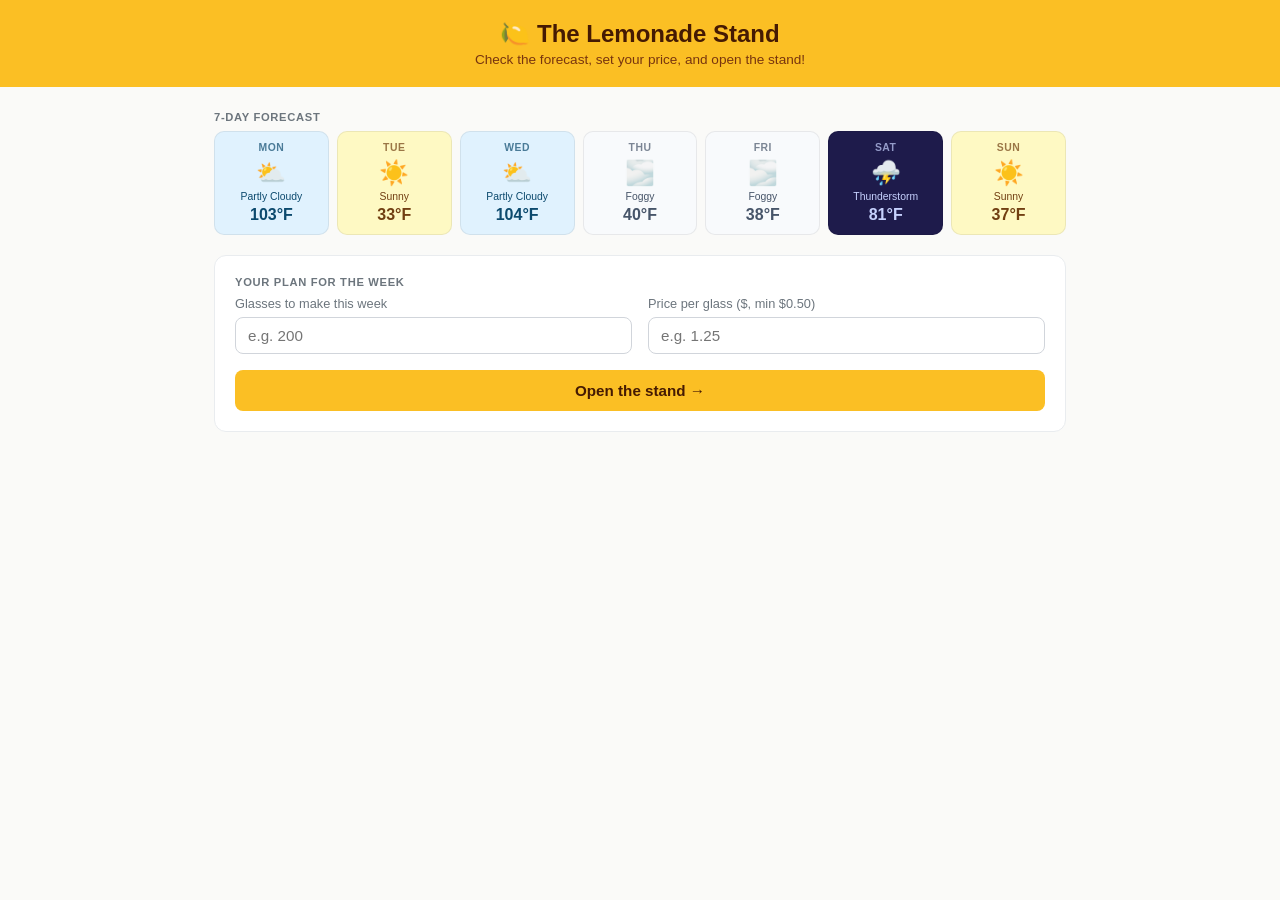
<file: Portfolio_Apps/Kabelo's_Lemonade_Stand/index.html>
<!-- ******************************************** Line 1 - 26 ***************************************** -->

<!-- <!DOCTYPE html>
<html>
 
<head>
    <meta charset='utf-8'>
    <meta http-equiv='X-UA-Compatible' content='IE=edge'>
    <title>Kabelo Xabendlini's Lemonade stand ! Game</title>
    <meta name='viewport' content='width=device-width, initial-scale=1'>
    <link rel='stylesheet' type='text/css' media='screen' href='styles.css'>
 
</head>
 
<body>
    <div id="7DayWeather"></div>
    <br clear="all">
    <div id="orderForm">
        <div id="glasses">
            <label>How many glasses of lemonade do you want to make this week?
                <br />
                <input type="number" id="numGlasses" placeholder="hint: think big!" />
            </label>
        </div>
        <div id="price">
            <label>How much will you charge for a glass of lemonade this week?
                <br />
                <input type="number" id="glassPrice" placeholder="more than .5" />
            </label>
        </div>
        <button type="button" id="OpenTheStand">Open The Stand!</button>
    </div>
    <div id="result"></div>
    <script src='main.js'></script>
</body>
</html> -->

<!-- ******************************************** Line 1 - 26 ***************************************** -->

<!-- ******************************************** Line 40 - 86 **************************************** -->

<!DOCTYPE html>
<html lang="en">
<head>
    <meta charset="UTF-8">
    <meta name="viewport" content="width=device-width, initial-scale=1.0">
    <title>The Lemonade Stand</title>
    <link rel="stylesheet" href="styles.css">
</head>
<body>

    <header>
        <h1>🍋 The Lemonade Stand</h1>
        <p>Check the forecast, set your price, and open the stand!</p>
    </header>

    <main>
        <div class="section-label">7-day forecast</div>
        <section id="7DayWeather" class="weather-grid"></section>

        <div class="card">
            <div class="section-label">Your plan for the week</div>
            <div class="form-row">
                <div class="form-group">
                    <label for="numGlasses">Glasses to make this week</label>
                    <input type="number" id="numGlasses" placeholder="e.g. 200" min="1">
                </div>
                <div class="form-group">
                    <label for="glassPrice">Price per glass ($, min $0.50)</label>
                    <input type="number" id="glassPrice" placeholder="e.g. 1.25" step="0.01" min="0.5">
                </div>
            </div>
            <button id="OpenTheStand">Open the stand →</button>
            <div id="errorMsg" class="error hidden"></div>
        </div>

        <div class="card hidden" id="resultsCard">
            <div class="section-label">Weekly results</div>
            <div class="results-grid">
                <div class="res-stat"><div class="res-label">Glasses sold</div><div class="res-value" id="rSold"></div></div>
                <div class="res-stat"><div class="res-label">Leftover stock</div><div class="res-value" id="rLeft"></div></div>
                <div class="res-stat"><div class="res-label">Revenue</div><div class="res-value" id="rRev"></div></div>
                <div class="res-stat"><div class="res-label">Profit / Loss</div><div class="res-value" id="rProfit"></div></div>
            </div>
            <div id="dayResults" class="day-results"></div>
        </div>
    </main>

    <script src="main.js"></script>
</body>
</html>

<!-- ******************************************** Line 40 - 92 ***************************************** -->
</file>
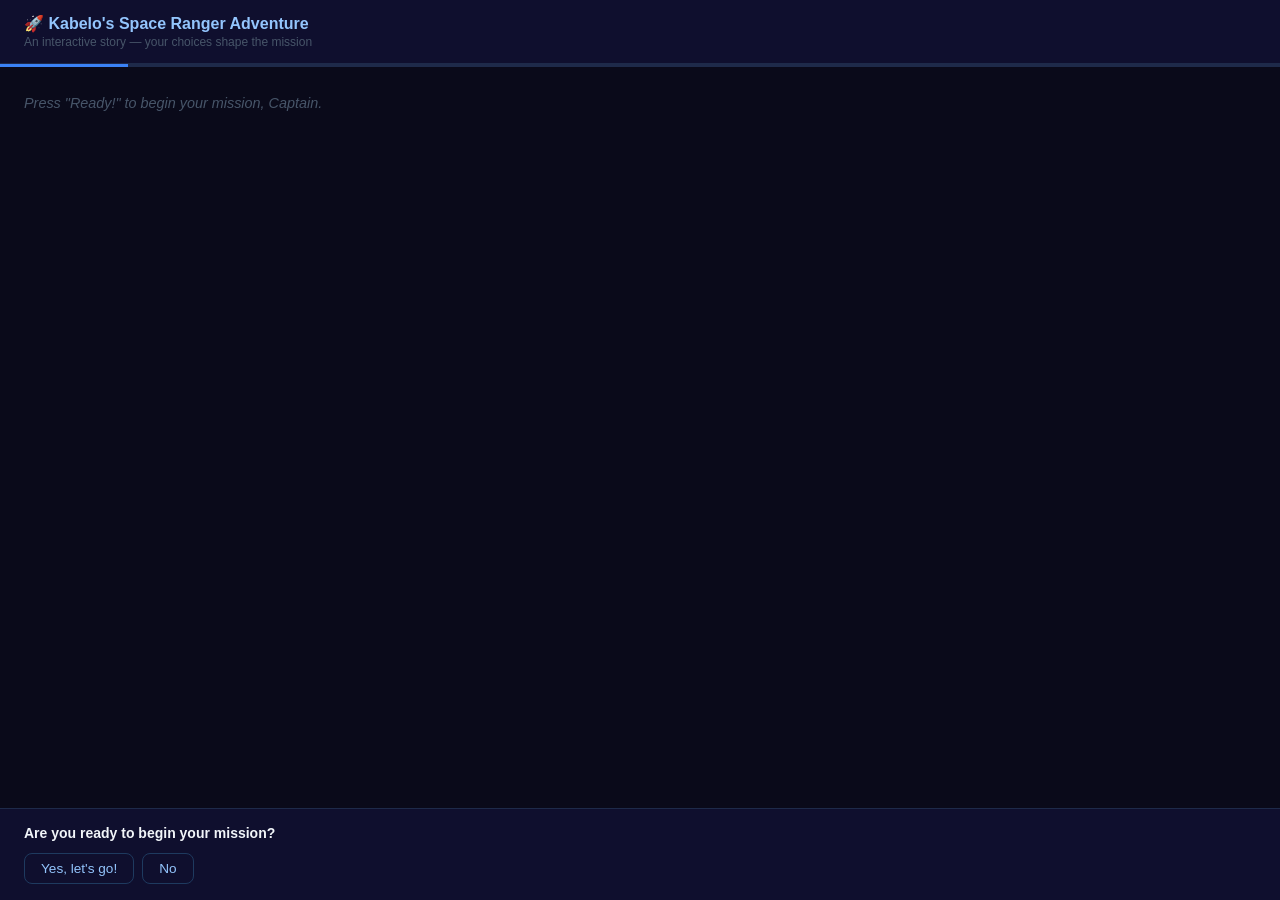
<file: Portfolio_Apps/Spaceship_Mission/index.html>
<!DOCTYPE html>
<html lang="en">
<head>
    <meta charset="UTF-8">
    <meta name="viewport" content="width=device-width, initial-scale=1.0">
    <title>Kabelo's Adventure: The Great Mission Of The Space Ranger</title>
    <link rel="stylesheet" href="chap16.css">
</head>
<body>

    <header>
        <div>
            <h1>🚀 Kabelo's Space Ranger Adventure</h1>
            <p>An interactive story — your choices shape the mission</p>
        </div>
    </header>

    <div class="progress-bar">
        <div class="progress-fill" id="prog" style="width:0%"></div>
    </div>

    <div id="story">
        <p class="intro-hint">Press "Ready!" to begin your mission, Captain.</p>
    </div>

    <div id="siteFooter">
        <div id="question"></div>
        <div id="options"></div>
        <div id="errorMsg" class="error-msg hidden"></div>
    </div>

    <!-- Hidden story parts -->
    <div class="storyPart" id="answer01">
        <div class="chapter-badge">Chapter 1 — The Call</div>
        <p>You are the captain of a spaceship named <strong>"The Flying Hippo."</strong> One day, you're tuning up your ship's engines when you get an urgent message on your space phone:</p>
        <p><em>"Captain, one of our Mars robots is sick. We need you to go to Mars immediately and retrieve it so that we can fix it and download the results of its important experiments."</em></p>
        <p>You remember that you're supposed to go to a meeting of the Space Scouts tonight, and you were really looking forward to it. But the other Space Scouts would understand — this mission is critical.</p>
        <p>Mars, the "Red Planet," its reddish hue due to iron oxide (rust) on its surface, has captivated civilizations for millennia.</p>
        <p><strong>What do you do?</strong></p>
    </div>
    <div class="storyPart" id="answer02">
        <p>No problem! Come back when you're ready, Captain.</p>
    </div>
    <div class="storyPart" id="err0"><p>Please answer Yes or No.</p></div>
    <div class="storyPart" id="answer11">
        <div class="chapter-badge">Chapter 2 — A Stowaway</div>
        <p>Great choice! Mars is lovely this time of year — about 260 days from now!</p>
        <p>You pack your things and take off. Launch goes smoothly and you sit back, put on your headphones, and prepare for a relaxing trip.</p>
        <p>A week later, things are going great. Just then, you hear a strange sound.</p>
        <p><em>"meow."</em></p>
        <p>It sounds like Gizmo, your cat! She must have snuck aboard while you were packing!</p>
        <p>You're happy to have the company, but you didn't pack enough food for you both, and there certainly isn't a grocery store on the way to Mars.</p>
        <p><strong>Risk running out of food on the return trip, or turn around now?</strong></p>
    </div>
    <div class="storyPart" id="answer12">
        <div class="chapter-badge">The End</div>
        <p>You decide to stay home. They'll get someone else to fly to Mars.</p>
        <p>Besides, you heard there's going to be free pizza at the Space Scouts meeting! 🍕</p>
    </div>
    <div class="storyPart" id="err1"><p>Please answer "Go to Mars" or "Stay Home".</p></div>
    <div class="storyPart" id="answer21">
        <div class="chapter-badge">Chapter 3 — A Discovery</div>
        <p>You decide to risk it. The journey is long, and you give sweet Gizmo half your food, knowing you may not survive the return trip — but the Flying Hippo can carry the robot home without you, and at least the important data (and Gizmo) will be safe.</p>
        <p>When you arrive at Mars, you quickly locate the sick robot. But you also discover something else: <strong>a large ice chest full of delicious sandwiches!</strong> The last repair crew must have left them here!</p>
        <p>You carefully unwrap one. Peanut butter! Your favourite! Gizmo's favourite too! 🥜</p>
        <p>You pack up the sandwiches and the sick robot and begin the trip home, knowing there's now more than enough food for both of you.</p>
        <p><em>Mission accomplished, Captain.</em></p>
    </div>
    <div class="storyPart" id="answer22">
        <div class="chapter-badge">The End</div>
        <p>You turn the Flying Hippo around and head home.</p>
        <p>When you arrive at the spaceport, your boss is standing outside.</p>
        <p>Steam comes out of his mechanical head as he tells you there are always plenty of sandwiches on Mars — you would have been fine if you had completed your mission.</p>
        <p><strong>He fires you.</strong> You pick up Gizmo and start walking home.</p>
        <p>Oh well — at least you still have Gizmo. 🐱</p>
    </div>
    <div class="storyPart" id="err2"><p>Please answer "Risk It" or "Go Home".</p></div>

    <script src="chap16.js"></script>
</body>
</html>
</file>
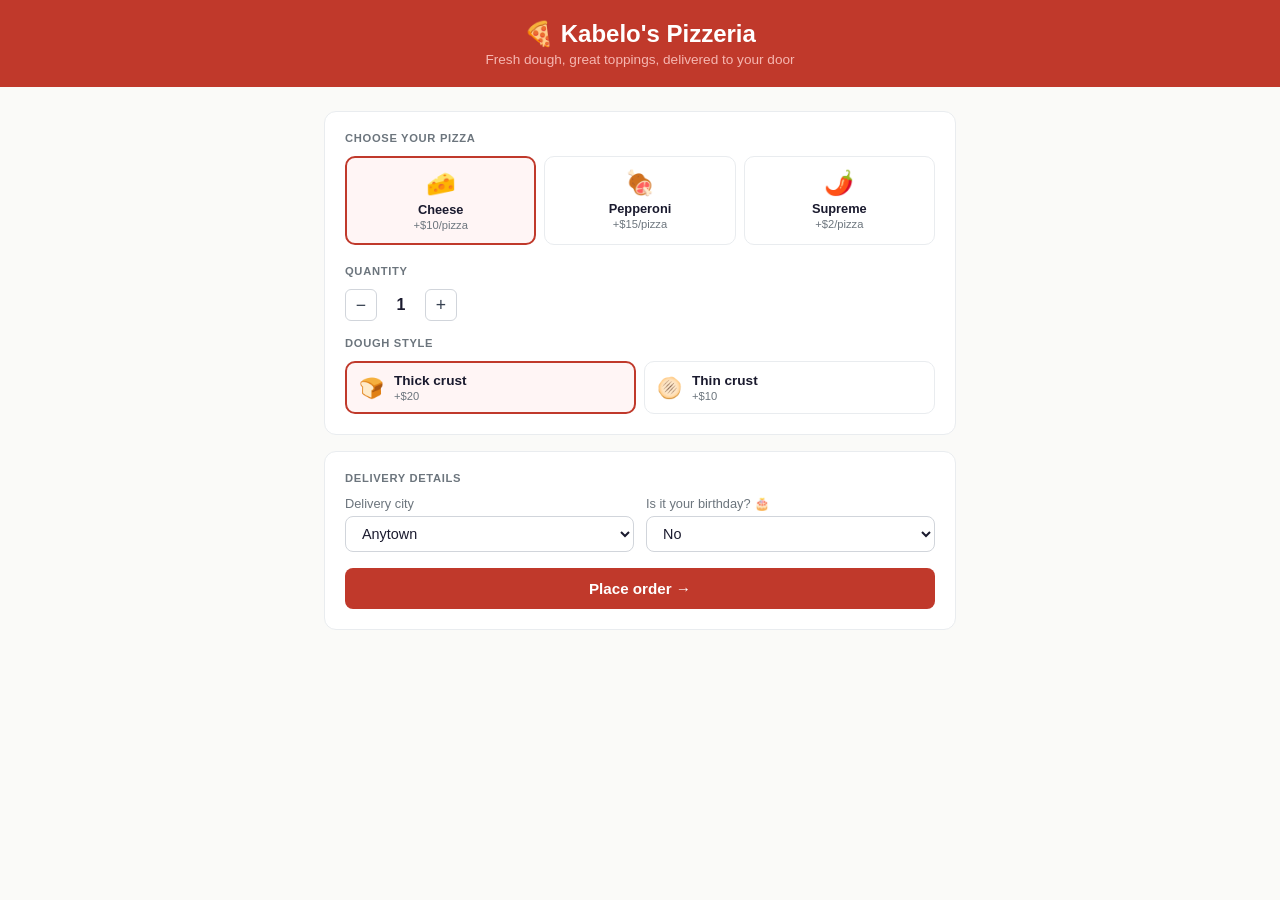
<file: Portfolio_Apps/Kabelo's_Pizzeria/chap14.html>
<!DOCTYPE html>
<html lang="en">
<head>
    <meta charset="UTF-8">
    <meta name="viewport" content="width=device-width, initial-scale=1.0">
    <title>Kabelo's Pizzeria</title>
    <link rel="stylesheet" href="chap14.css">
</head>
<body>

    <header>
        <h1>🍕 Kabelo's Pizzeria</h1>
        <p>Fresh dough, great toppings, delivered to your door</p>
    </header>

    <main>
        <div class="card">
            <div class="card-title">Choose your pizza</div>
            <div class="pizza-options">
                <div class="pizza-opt selected" onclick="selectPizza('cheese', this)">
                    <div class="p-icon">🧀</div>
                    <div class="p-name">Cheese</div>
                    <div class="p-price">+$10/pizza</div>
                </div>
                <div class="pizza-opt" onclick="selectPizza('pepperoni', this)">
                    <div class="p-icon">🍖</div>
                    <div class="p-name">Pepperoni</div>
                    <div class="p-price">+$15/pizza</div>
                </div>
                <div class="pizza-opt" onclick="selectPizza('supreme', this)">
                    <div class="p-icon">🌶️</div>
                    <div class="p-name">Supreme</div>
                    <div class="p-price">+$2/pizza</div>
                </div>
            </div>

            <div class="card-title">Quantity</div>
            <div class="qty-cell">
                <button class="qty-btn" onclick="changeQty(-1)">−</button>
                <span class="qty-num" id="qtyDisplay">1</span>
                <button class="qty-btn" onclick="changeQty(1)">+</button>
            </div>

            <div class="card-title" style="margin-top: 1rem;">Dough style</div>
            <div class="dough-options">
                <div class="dough-opt selected" onclick="selectDough('thick', this)">
                    <div class="d-icon">🍞</div>
                    <div class="d-info">
                        <div class="d-name">Thick crust</div>
                        <div class="d-price">+$20</div>
                    </div>
                </div>
                <div class="dough-opt" onclick="selectDough('thin', this)">
                    <div class="d-icon">🫓</div>
                    <div class="d-info">
                        <div class="d-name">Thin crust</div>
                        <div class="d-price">+$10</div>
                    </div>
                </div>
            </div>
        </div>

        <div class="card">
            <div class="card-title">Delivery details</div>
            <div class="grid2">
                <div class="field">
                    <label for="deliveryCity">Delivery city</label>
                    <select id="deliveryCity">
                        <option value="Anytown">Anytown</option>
                        <option value="Sacramento">Sacramento</option>
                        <option value="Beverly Hills">Beverly Hills</option>
                    </select>
                </div>
                <div class="field">
                    <label for="birthday">Is it your birthday? 🎂</label>
                    <select id="birthday">
                        <option value="no">No</option>
                        <option value="yes">Yes — free delivery!</option>
                    </select>
                </div>
            </div>
            <button class="btn-order" id="placeOrder">Place order →</button>
        </div>

        <div class="receipt hidden" id="receipt">
            <div class="receipt-header"><h2>Your order receipt</h2></div>
            <div class="receipt-body" id="receiptBody"></div>
            <div class="receipt-total">
                <span class="t-label">Total</span>
                <span class="t-val" id="receiptTotal"></span>
            </div>
        </div>
    </main>

    <script src="chap14.js"></script>
</body>
</html>
</file>
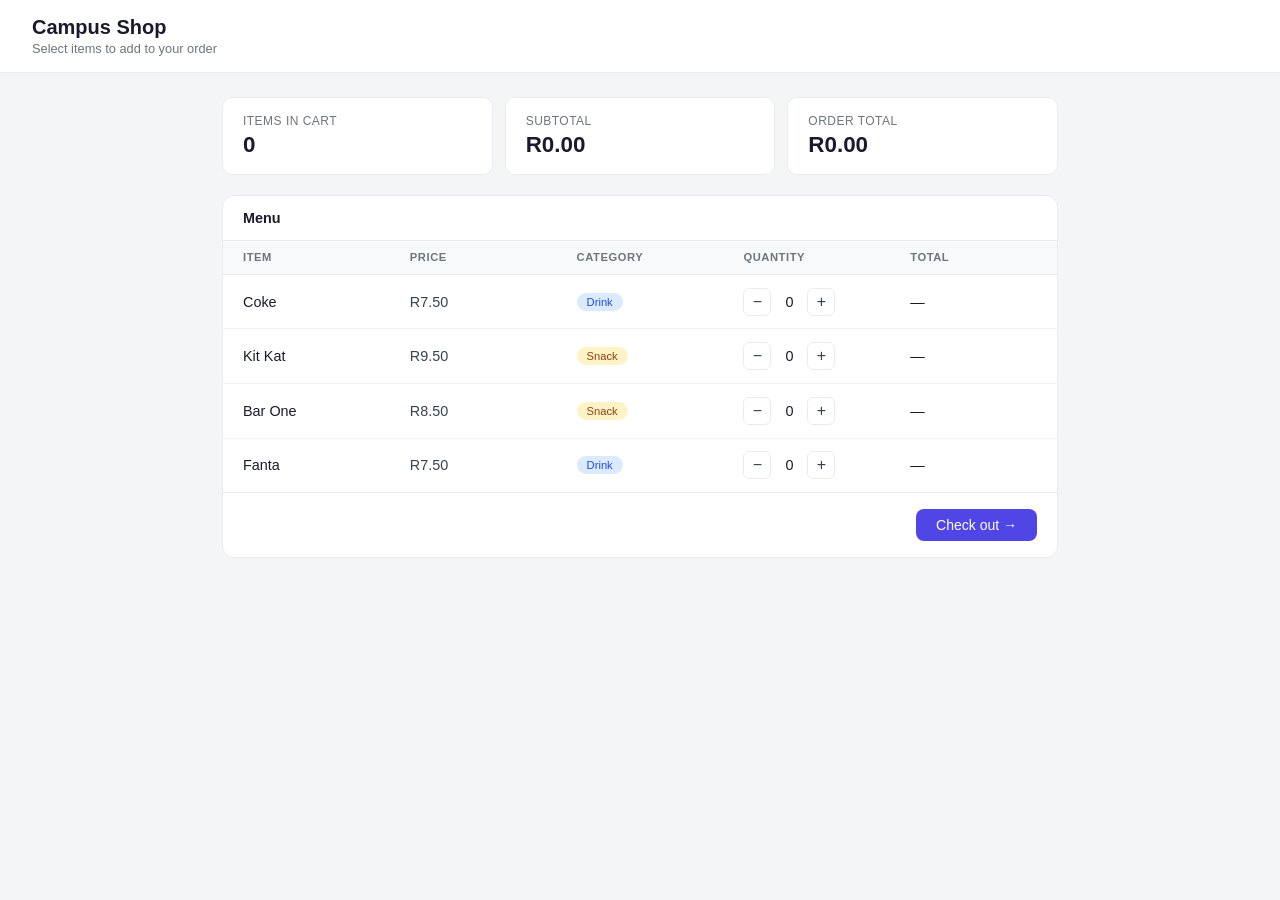
<file: Portfolio_Apps/Kabelo's_Shopping_Cart/shopStart.html>
<html>
<head>
    <meta charset="UTF-8">
    <meta name="viewport" content="width=device-width, initial-scale=1.0">
    <title>Campus Shop</title>
    <link rel="stylesheet" href="shopStart.css">
</head>
<body>
    <header>
        <div>
            <h1>Campus Shop</h1>
            <p class="subtitle">Select items to add to your order</p>
        </div>
    </header>

    <main>
        <div class="stats-grid">
            <div class="stat-card">
                <div class="stat-label">Items in cart</div>
                <div class="stat-value" id="stat-items">0</div>
            </div>
            <div class="stat-card">
                <div class="stat-label">Subtotal</div>
                <div class="stat-value" id="stat-sub">R0.00</div>
            </div>
            <div class="stat-card">
                <div class="stat-label">Order total</div>
                <div class="stat-value" id="stat-total">R0.00</div>
            </div>
        </div>

        <div class="card">
            <div class="card-header">Menu</div>
            <div class="table-wrap">
                <table>
                    <thead>
                        <tr>
                            <th>Item</th>
                            <th>Price</th>
                            <th>Category</th>
                            <th>Quantity</th>
                            <th>Total</th>
                        </tr>
                    </thead>
                    <tbody id="demo"></tbody>
                </table>
            </div>
            <div class="card-footer">
                <div id="total"></div>
                <button class="btn-checkout" onclick="checkOut()">Check out →</button>
            </div>
        </div>
    </main>

    <script src="shopStart.js"></script>
</body>
</html>
</file>
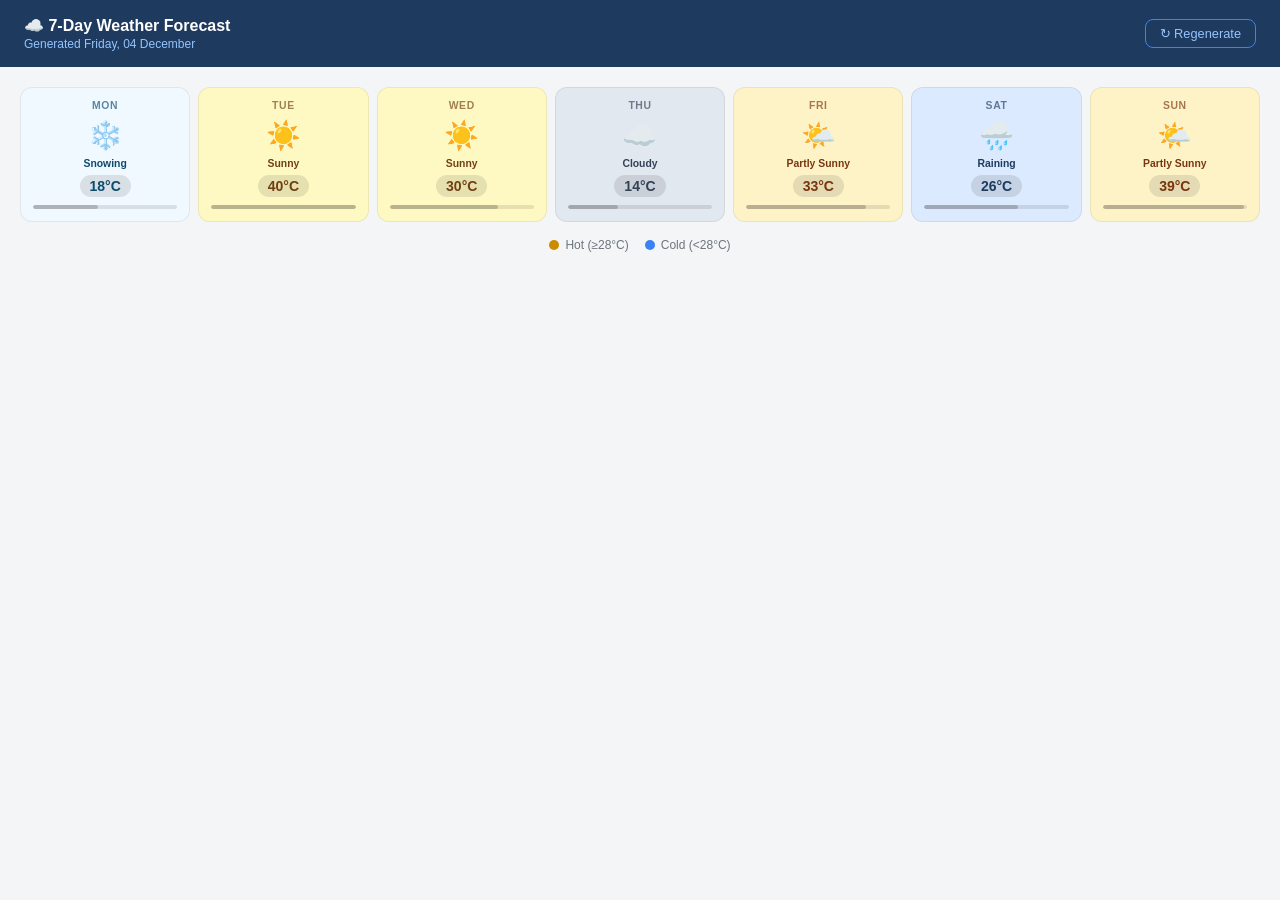
<file: Portfolio_Apps/Weather_Forecast/chap17.html>
<!DOCTYPE html>
<html lang="en">
<head>
    <meta charset="UTF-8">
    <meta name="viewport" content="width=device-width, initial-scale=1.0">
    <title>7-Day Weather Forecast</title>
    <link rel="stylesheet" href="chap17.css">
</head>
<body>

    <header>
        <div>
            <h1>☁️ 7-Day Weather Forecast</h1>
            <p id="subtitle">Loading forecast…</p>
        </div>
        <button class="refresh-btn" onclick="generateWeather()">↻ Regenerate</button>
    </header>

    <main>
        <div id="7DayWeather" class="weather-grid"></div>
        <div class="legend">
            <div class="leg-item"><div class="leg-dot hot"></div>Hot (≥28°C)</div>
            <div class="leg-item"><div class="leg-dot cold"></div>Cold (&lt;28°C)</div>
        </div>
    </main>

    <script src="chap17.js"></script>
</body>
</html>
</file>
<file: Portfolio_Apps/Kabelo's_Lemonade_Stand/styles.css>
/* ***************************** Line 1 - 91 *****************************************************/

/* #Monday, 
#Tuesday, 
#Wednesday, 
#Thursday, 
#Friday,
#Saturday,
#Sunday {
    width: 18%;
    height: 200px;
    float: left;
    border: 1px solid black;
    padding: 2px;
    font-family: sans-serif;
    font-size: 12px;
}
.Sunny {
    background-color: skyblue;
}
.Raining {
    background-color: lightgrey;
}
.Cloudy {
    background-color: #eee;
}
.Thunderstorm {
    background-color: #333;
    color: #fff;
}
#orderForm {
    width: 75%;
    margin: 20px auto;
}
#receipt {
    background-color: #996600;
    color: yellow;
    padding: 6px;
} */

/* ************************************************* Line 1 - 41 ********************************** */

/* ************************************************* Line 43 - 136 ******************************** */

 
*, *::before, *::after { box-sizing: border-box; margin: 0; padding: 0; }

body {
    font-family: 'Segoe UI', Tahoma, Geneva, Verdana, sans-serif;
    background: #fafaf8;
    color: #1a1a2e;
    min-height: 100vh;
}

header {
    background: #fbbf24;
    padding: 1.25rem 2rem;
    text-align: center;
}

header h1 { font-size: 1.5rem; font-weight: 600; color: #451a03; }
header p  { font-size: 0.85rem; color: #78350f; margin-top: 4px; }

main { padding: 1.5rem; max-width: 900px; margin: 0 auto; }

.section-label {
    font-size: 0.7rem;
    font-weight: 600;
    text-transform: uppercase;
    letter-spacing: 0.06em;
    color: #6c757d;
    margin-bottom: 8px;
}

/* Weather grid */
.weather-grid {
    display: grid;
    grid-template-columns: repeat(7, 1fr);
    gap: 8px;
    margin-bottom: 1.25rem;
}

.day-card {
    border-radius: 10px;
    padding: 10px 6px;
    text-align: center;
    border: 1px solid rgba(0,0,0,0.07);
}

.day-name  { font-size: 0.65rem; font-weight: 600; text-transform: uppercase; letter-spacing: 0.05em; opacity: 0.7; margin-bottom: 6px; }
.weather-icon { font-size: 1.5rem; margin-bottom: 4px; }
.weather-type { font-size: 0.65rem; font-weight: 500; margin-bottom: 4px; }
.temp { font-size: 1rem; font-weight: 600; }

.Sunny           { background: #fef9c3; color: #713f12; }
.Partly-Sunny,
.Partly-Cloudy   { background: #e0f2fe; color: #0c4a6e; }
.Cloudy          { background: #f1f5f9; color: #334155; }
.Raining         { background: #dbeafe; color: #1e3a5f; }
.Thunderstorm    { background: #1e1b4b; color: #c7d2fe; }
.Snowing         { background: #f0f9ff; color: #0c4a6e; }
.Foggy           { background: #f8fafc; color: #475569; }

/* Card */
.card {
    background: #fff;
    border: 1px solid #e9ecef;
    border-radius: 12px;
    padding: 1.25rem;
    margin-bottom: 1.25rem;
}

.form-row { display: grid; grid-template-columns: 1fr 1fr; gap: 1rem; margin-bottom: 1rem; }

label { font-size: 0.8rem; color: #6c757d; display: block; margin-bottom: 6px; }

input[type=number] {
    width: 100%;
    padding: 0.55rem 0.75rem;
    border: 1px solid #d1d5db;
    border-radius: 8px;
    font-size: 0.95rem;
    color: #1a1a2e;
    outline: none;
    transition: border-color 0.15s, box-shadow 0.15s;
}

input[type=number]:focus {
    border-color: #fbbf24;
    box-shadow: 0 0 0 3px rgba(251, 191, 36, 0.2);
}

button#OpenTheStand {
    width: 100%;
    padding: 0.75rem;
    background: #fbbf24;
    color: #451a03;
    border: none;
    border-radius: 8px;
    font-size: 0.95rem;
    font-weight: 600;
    cursor: pointer;
    transition: background 0.15s;
}

button#OpenTheStand:hover { background: #f59e0b; }

.error {
    background: #fef2f2;
    color: #991b1b;
    border-radius: 8px;
    padding: 0.75rem 1rem;
    font-size: 0.85rem;
    margin-top: 0.75rem;
}

/* Results */
.results-grid {
    display: grid;
    grid-template-columns: repeat(2, 1fr);
    gap: 8px;
    margin-bottom: 1rem;
}

.res-stat { background: #f8f9fa; border-radius: 8px; padding: 0.875rem 1rem; }
.res-label { font-size: 0.75rem; color: #6c757d; margin-bottom: 4px; }
.res-value { font-size: 1.25rem; font-weight: 600; }
.res-value.profit { color: #166534; }
.res-value.loss   { color: #991b1b; }

.day-results {
    border-top: 1px solid #e9ecef;
    padding-top: 1rem;
    margin-top: 0.5rem;
}

.day-row {
    display: flex;
    align-items: center;
    padding: 6px 0;
    border-bottom: 1px solid #f1f3f5;
    font-size: 0.875rem;
}

.day-row:last-child { border-bottom: none; }
.day-row .d-name  { font-weight: 600; width: 110px; }
.day-row .d-bar-wrap { flex: 1; margin: 0 12px; height: 8px; background: #f1f3f5; border-radius: 4px; overflow: hidden; }
.day-row .d-bar   { height: 100%; background: #fbbf24; border-radius: 4px; }
.day-row .d-sold  { font-size: 0.8rem; color: #6c757d; width: 80px; text-align: right; }

.badge-sunday {
    display: inline-block;
    font-size: 0.65rem;
    padding: 2px 7px;
    border-radius: 20px;
    background: #fef3c7;
    color: #92400e;
    margin-left: 6px;
    font-weight: 500;
}

.hidden { display: none; }
</file>
<file: Portfolio_Apps/Spaceship_Mission/chap16.css>
*, *::before, *::after { box-sizing: border-box; margin: 0; padding: 0; }

html, body {
    height: 100%;
    font-family: 'Segoe UI', Tahoma, Geneva, Verdana, sans-serif;
    background: #0a0a1a;
    color: #e2e8f0;
    display: flex;
    flex-direction: column;
}

header {
    background: #0f0f2e;
    border-bottom: 1px solid #1e2a4a;
    padding: 0.875rem 1.5rem;
    flex-shrink: 0;
}

header h1 { font-size: 1rem; font-weight: 600; color: #93c5fd; }
header p  { font-size: 0.75rem; color: #475569; margin-top: 2px; }

.progress-bar { height: 3px; background: #1e2a4a; flex-shrink: 0; }
.progress-fill { height: 100%; background: #3b82f6; transition: width 0.4s; }

#story {
    flex: 1;
    padding: 1.5rem;
    overflow-y: auto;
    line-height: 1.8;
    font-size: 0.9rem;
    color: #cbd5e1;
}

#story p { margin-bottom: 0.875rem; }
#story p:last-child { margin-bottom: 0; }

.intro-hint { color: #475569; font-style: italic; }

.chapter-badge {
    display: inline-block;
    font-size: 0.65rem;
    font-weight: 600;
    text-transform: uppercase;
    letter-spacing: 0.08em;
    padding: 3px 10px;
    border-radius: 20px;
    background: #1e3a5f;
    color: #93c5fd;
    margin-bottom: 1rem;
}

#siteFooter {
    background: #0f0f2e;
    border-top: 1px solid #1e2a4a;
    padding: 1rem 1.5rem;
    flex-shrink: 0;
}

#question {
    font-size: 0.875rem;
    font-weight: 600;
    color: #f1f5f9;
    margin-bottom: 0.75rem;
}

#options {
    display: flex;
    gap: 8px;
    flex-wrap: wrap;
}

.opt-btn {
    padding: 0.45rem 1rem;
    border: 1px solid #1e3a5f;
    border-radius: 8px;
    background: transparent;
    color: #93c5fd;
    font-size: 0.85rem;
    cursor: pointer;
    transition: all 0.15s;
}

.opt-btn:hover { background: #1e3a5f; border-color: #3b82f6; }
.opt-btn:active { transform: scale(0.97); }

.error-msg {
    font-size: 0.8rem;
    color: #f87171;
    margin-top: 8px;
}

.the-end {
    text-align: center;
    padding: 2rem 0 1rem;
}

.the-end .rocket { font-size: 2rem; margin-bottom: 8px; }
.the-end .end-title { font-size: 1.1rem; font-weight: 600; color: #93c5fd; margin-bottom: 4px; }
.the-end .end-sub { font-size: 0.8rem; color: #475569; }

.storyPart { display: none; }
.hidden { display: none; }
</file>
<file: Portfolio_Apps/Kabelo's_Pizzeria/chap14.css>
*, *::before, *::after { box-sizing: border-box; margin: 0; padding: 0; }

body {
    font-family: 'Segoe UI', Tahoma, Geneva, Verdana, sans-serif;
    background: #fafaf8;
    color: #1a1a2e;
    min-height: 100vh;
}

header {
    background: #c0392b;
    padding: 1.25rem 2rem;
    text-align: center;
}

header h1 { font-size: 1.5rem; font-weight: 600; color: #fff; }
header p  { font-size: 0.85rem; color: #f5b7b1; margin-top: 4px; }

main { padding: 1.5rem; max-width: 680px; margin: 0 auto; }

.card {
    background: #fff;
    border: 1px solid #e9ecef;
    border-radius: 12px;
    padding: 1.25rem;
    margin-bottom: 1rem;
}

.card-title {
    font-size: 0.7rem;
    font-weight: 600;
    text-transform: uppercase;
    letter-spacing: 0.06em;
    color: #6c757d;
    margin-bottom: 0.75rem;
}

/* Pizza type selector */
.pizza-options { display: grid; grid-template-columns: repeat(3, 1fr); gap: 8px; margin-bottom: 1.25rem; }

.pizza-opt {
    border: 1px solid #e9ecef;
    border-radius: 10px;
    padding: 12px 8px;
    text-align: center;
    cursor: pointer;
    transition: all 0.15s;
}

.pizza-opt:hover { border-color: #c0392b; background: #fff5f5; }
.pizza-opt.selected { border-color: #c0392b; border-width: 2px; background: #fff5f5; }
.p-icon  { font-size: 1.5rem; margin-bottom: 4px; }
.p-name  { font-size: 0.8rem; font-weight: 600; }
.p-price { font-size: 0.7rem; color: #6c757d; margin-top: 2px; }

/* Quantity */
.qty-cell { display: flex; align-items: center; gap: 12px; margin-bottom: 0.25rem; }

.qty-btn {
    width: 32px;
    height: 32px;
    border-radius: 6px;
    border: 1px solid #d1d5db;
    background: #fff;
    font-size: 1.1rem;
    cursor: pointer;
    display: flex;
    align-items: center;
    justify-content: center;
    color: #374151;
    transition: background 0.15s;
}

.qty-btn:hover { background: #f8f9fa; }
.qty-num { font-size: 1rem; font-weight: 600; min-width: 24px; text-align: center; }

/* Dough selector */
.dough-options { display: grid; grid-template-columns: 1fr 1fr; gap: 8px; }

.dough-opt {
    border: 1px solid #e9ecef;
    border-radius: 10px;
    padding: 10px 12px;
    cursor: pointer;
    transition: all 0.15s;
    display: flex;
    align-items: center;
    gap: 10px;
}

.dough-opt:hover { border-color: #c0392b; background: #fff5f5; }
.dough-opt.selected { border-color: #c0392b; border-width: 2px; background: #fff5f5; }
.d-icon  { font-size: 1.25rem; }
.d-name  { font-size: 0.85rem; font-weight: 600; }
.d-price { font-size: 0.7rem; color: #6c757d; margin-top: 2px; }

/* Delivery form */
.grid2 { display: grid; grid-template-columns: 1fr 1fr; gap: 12px; margin-bottom: 1rem; }

.field { display: flex; flex-direction: column; }

label { font-size: 0.8rem; color: #6c757d; margin-bottom: 5px; }

select {
    padding: 0.5rem 0.75rem;
    border: 1px solid #d1d5db;
    border-radius: 8px;
    font-size: 0.9rem;
    color: #1a1a2e;
    background: #fff;
    outline: none;
    transition: border-color 0.15s, box-shadow 0.15s;
}

select:focus {
    border-color: #c0392b;
    box-shadow: 0 0 0 3px rgba(192, 57, 43, 0.12);
}

.btn-order {
    width: 100%;
    padding: 0.75rem;
    background: #c0392b;
    color: #fff;
    border: none;
    border-radius: 8px;
    font-size: 0.95rem;
    font-weight: 600;
    cursor: pointer;
    transition: background 0.15s;
}

.btn-order:hover { background: #a93226; }

/* Receipt */
.receipt {
    background: #fff;
    border: 1px solid #e9ecef;
    border-radius: 12px;
    overflow: hidden;
    margin-bottom: 1rem;
}

.receipt-header { background: #c0392b; padding: 0.875rem 1.25rem; }
.receipt-header h2 { font-size: 0.95rem; font-weight: 600; color: #fff; }

.receipt-body { padding: 1rem 1.25rem; }

.receipt-row {
    display: flex;
    justify-content: space-between;
    align-items: center;
    padding: 7px 0;
    border-bottom: 1px solid #f1f3f5;
    font-size: 0.875rem;
}

.receipt-row:last-child { border-bottom: none; }
.r-label { color: #6c757d; }
.r-val   { font-weight: 600; }

.receipt-total {
    display: flex;
    justify-content: space-between;
    align-items: center;
    padding: 1rem 1.25rem;
    background: #fff5f5;
    border-top: 1px solid #f5b7b1;
}

.t-label { font-size: 0.9rem; font-weight: 600; color: #c0392b; }
.t-val   { font-size: 1.25rem; font-weight: 600; color: #c0392b; }

.badge-free {
    display: inline-block;
    font-size: 0.7rem;
    padding: 2px 8px;
    border-radius: 20px;
    background: #d1fae5;
    color: #065f46;
    font-weight: 600;
}

.hidden { display: none; }
</file>
<file: Portfolio_Apps/Kabelo's_Shopping_Cart/shopStart.css>
*, *::before, *::after { box-sizing: border-box; margin: 0; padding: 0; }

body {
    font-family: 'Segoe UI', Tahoma, Geneva, Verdana, sans-serif;
    background: #f4f5f7;
    color: #1a1a2e;
    min-height: 100vh;
}

header {
    background: #fff;
    border-bottom: 1px solid #e9ecef;
    padding: 1rem 2rem;
    display: flex;
    align-items: center;
    justify-content: space-between;
}

header h1 { font-size: 1.25rem; font-weight: 600; }
header .subtitle { font-size: 0.8rem; color: #6c757d; margin-top: 2px; }

main { padding: 1.5rem 2rem; max-width: 900px; margin: 0 auto; }

.stats-grid {
    display: grid;
    grid-template-columns: repeat(3, 1fr);
    gap: 12px;
    margin-bottom: 1.25rem;
}

.stat-card {
    background: #fff;
    border-radius: 10px;
    border: 1px solid #e9ecef;
    padding: 1rem 1.25rem;
}

.stat-label { font-size: 0.75rem; color: #6c757d; margin-bottom: 4px; text-transform: uppercase; letter-spacing: 0.04em; }
.stat-value { font-size: 1.4rem; font-weight: 600; color: #1a1a2e; }

.card {
    background: #fff;
    border: 1px solid #e9ecef;
    border-radius: 12px;
    overflow: hidden;
}

.card-header {
    padding: 0.875rem 1.25rem;
    border-bottom: 1px solid #e9ecef;
    font-size: 0.9rem;
    font-weight: 600;
}

.table-wrap { overflow-x: auto; }

table { width: 100%; border-collapse: collapse; table-layout: fixed; }

thead th {
    font-size: 0.7rem;
    font-weight: 600;
    text-transform: uppercase;
    letter-spacing: 0.05em;
    color: #6c757d;
    padding: 0.65rem 1.25rem;
    text-align: left;
    background: #f8f9fa;
    border-bottom: 1px solid #e9ecef;
}

tbody td {
    padding: 0.8rem 1.25rem;
    font-size: 0.9rem;
    border-bottom: 1px solid #f1f3f5;
    vertical-align: middle;
}

tbody tr:last-child td { border-bottom: none; }
tbody tr:hover td { background: #f8f9ff; }

.item-name { font-weight: 500; }
.price-cell { color: #374151; }
.row-total { font-weight: 500; color: #1a1a2e; }

.tag {
    display: inline-block;
    font-size: 0.7rem;
    padding: 3px 10px;
    border-radius: 20px;
    font-weight: 500;
}

.tag-drink { background: #dbeafe; color: #1d4ed8; }
.tag-snack { background: #fef3c7; color: #92400e; }

.qty-cell {
    display: flex;
    align-items: center;
    gap: 8px;
}

.qty-btn {
    width: 28px;
    height: 28px;
    border-radius: 6px;
    border: 1px solid #e9ecef;
    background: #fff;
    color: #374151;
    font-size: 1rem;
    cursor: pointer;
    display: flex;
    align-items: center;
    justify-content: center;
    transition: all 0.15s;
    line-height: 1;
}

.qty-btn.plus:hover { background: #f0fdf4; border-color: #86efac; color: #166534; }
.qty-btn.minus:hover { background: #fef2f2; border-color: #fca5a5; color: #991b1b; }

.qty-num { min-width: 20px; text-align: center; font-weight: 500; font-size: 0.9rem; }

.card-footer {
    padding: 1rem 1.25rem;
    border-top: 1px solid #e9ecef;
    display: flex;
    align-items: center;
    justify-content: space-between;
}

#total {
    font-size: 1rem;
    font-weight: 600;
    color: #1a1a2e;
}

.btn-checkout {
    background: #4f46e5;
    color: #fff;
    border: none;
    border-radius: 8px;
    padding: 0.5rem 1.25rem;
    font-size: 0.875rem;
    font-weight: 500;
    cursor: pointer;
    transition: background 0.15s;
}

.btn-checkout:hover { background: #4338ca; }
</file>
<file: Portfolio_Apps/Weather_Forecast/chap17.css>
*, *::before, *::after { box-sizing: border-box; margin: 0; padding: 0; }

body {
    font-family: 'Segoe UI', Tahoma, Geneva, Verdana, sans-serif;
    background: #f4f5f7;
    color: #1a1a2e;
    min-height: 100vh;
}

header {
    background: #1e3a5f;
    padding: 1rem 1.5rem;
    display: flex;
    align-items: center;
    justify-content: space-between;
}

header h1 { font-size: 1rem; font-weight: 600; color: #fff; }
header p  { font-size: 0.75rem; color: #93c5fd; margin-top: 2px; }

.refresh-btn {
    padding: 0.4rem 0.875rem;
    border: 1px solid #3b82f6;
    border-radius: 8px;
    background: transparent;
    color: #93c5fd;
    font-size: 0.8rem;
    cursor: pointer;
    transition: background 0.15s;
}

.refresh-btn:hover { background: rgba(59, 130, 246, 0.15); }

main { padding: 1.25rem; }

.weather-grid {
    display: grid;
    grid-template-columns: repeat(7, 1fr);
    gap: 8px;
}

/* Day cards */
.day-card {
    border-radius: 12px;
    padding: 12px 8px;
    text-align: center;
    border: 1px solid rgba(0, 0, 0, 0.07);
    transition: transform 0.15s;
}

.day-card:hover { transform: translateY(-3px); }

.day-name {
    font-size: 0.65rem;
    font-weight: 600;
    text-transform: uppercase;
    letter-spacing: 0.06em;
    opacity: 0.65;
    margin-bottom: 8px;
}

.wx-icon  { font-size: 1.75rem; margin-bottom: 6px; }
.wx-type  { font-size: 0.65rem; font-weight: 600; margin-bottom: 6px; }

.temp-badge {
    display: inline-block;
    font-size: 0.875rem;
    font-weight: 600;
    padding: 3px 10px;
    border-radius: 20px;
    background: rgba(0, 0, 0, 0.1);
}

.temp-bar-wrap {
    height: 4px;
    border-radius: 2px;
    background: rgba(0, 0, 0, 0.1);
    margin: 8px 4px 0;
    overflow: hidden;
}

.temp-bar { height: 100%; border-radius: 2px; background: rgba(0,0,0,0.2); }

/* Weather colours */
.Sunny         { background: #fef9c3; color: #713f12; }
.Partly-Sunny  { background: #fef3c7; color: #78350f; }
.Partly-Cloudy { background: #e0f2fe; color: #0c4a6e; }
.Cloudy        { background: #e2e8f0; color: #334155; }
.Raining       { background: #dbeafe; color: #1e3a5f; }
.Thunderstorm  { background: #1e1b4b; color: #c7d2fe; }
.Snowing       { background: #f0f9ff; color: #0c4a6e; }
.Foggy         { background: #f1f5f9; color: #475569; }

/* Legend */
.legend {
    display: flex;
    gap: 1rem;
    margin-top: 1rem;
    justify-content: center;
}

.leg-item {
    display: flex;
    align-items: center;
    gap: 6px;
    font-size: 0.75rem;
    color: #6c757d;
}

.leg-dot {
    width: 10px;
    height: 10px;
    border-radius: 50%;
}

.leg-dot.hot  { background: #ca8a04; }
.leg-dot.cold { background: #3b82f6; }
</file>
